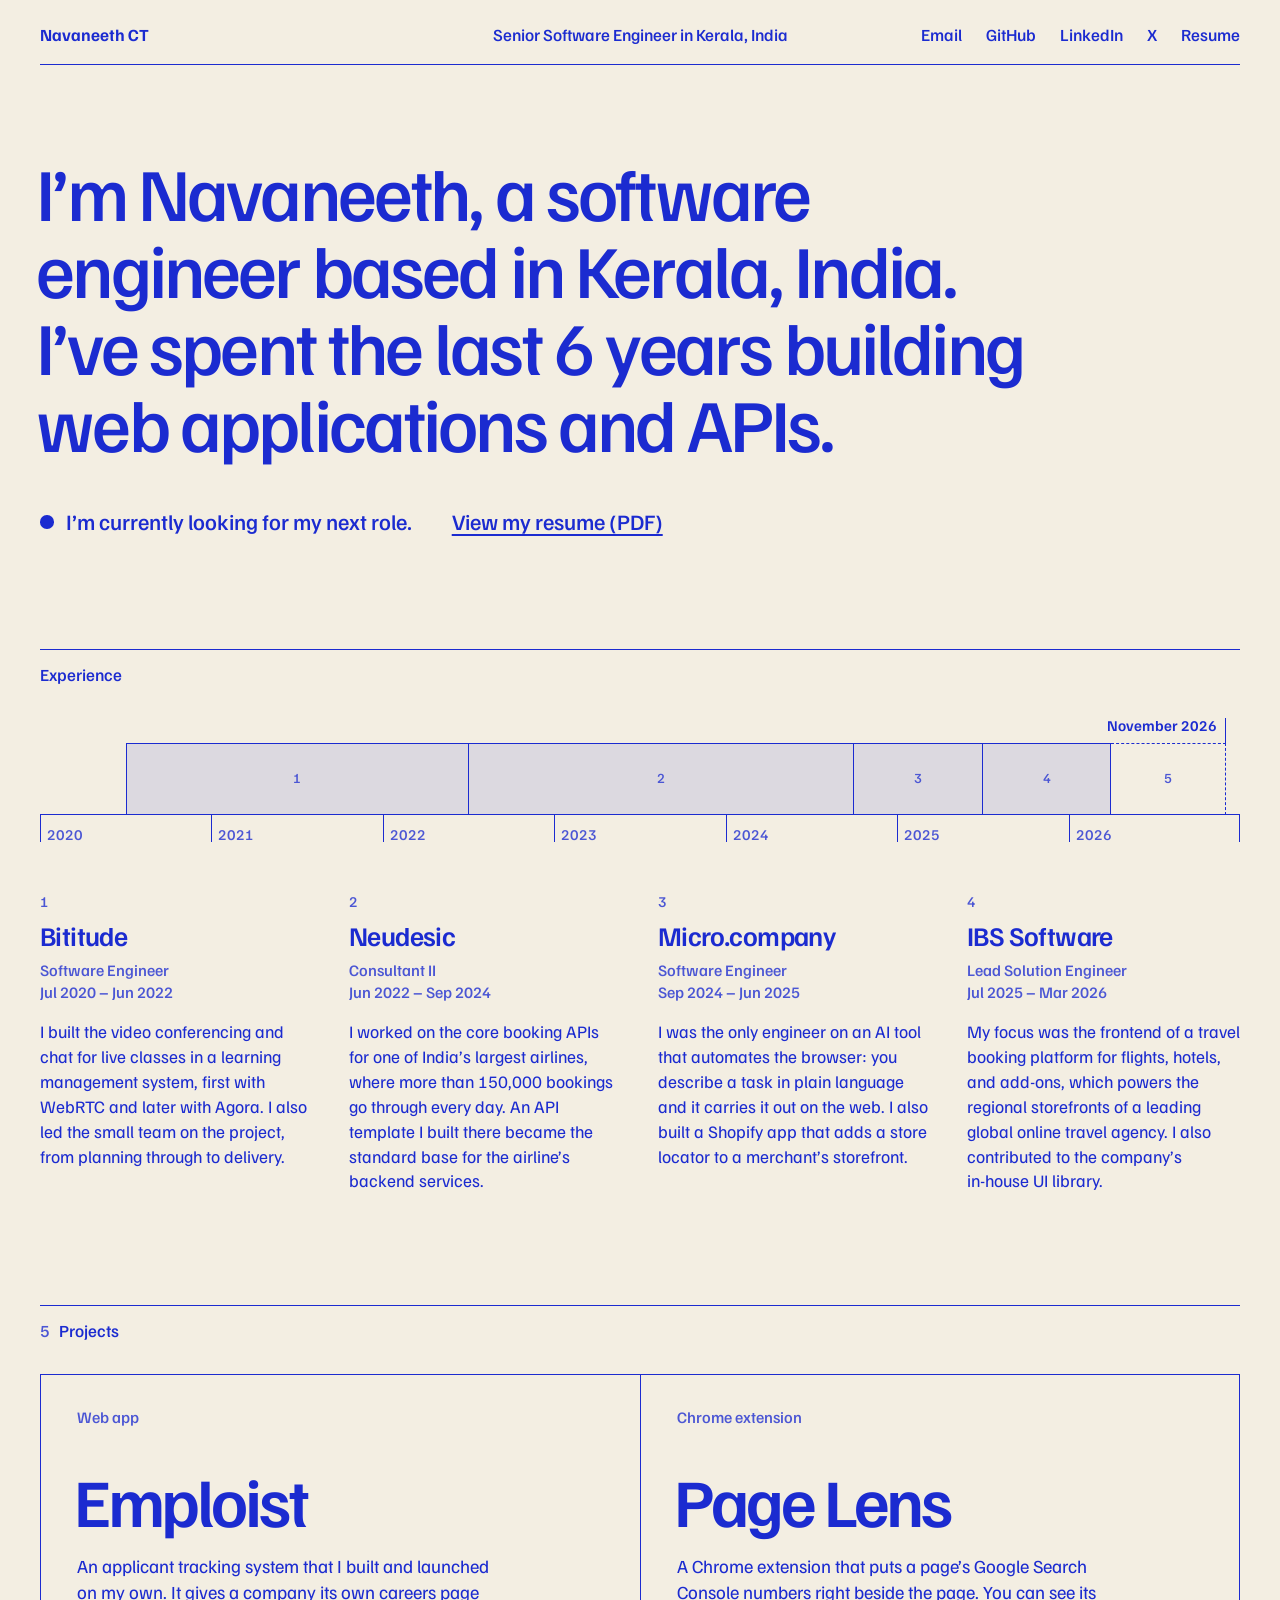
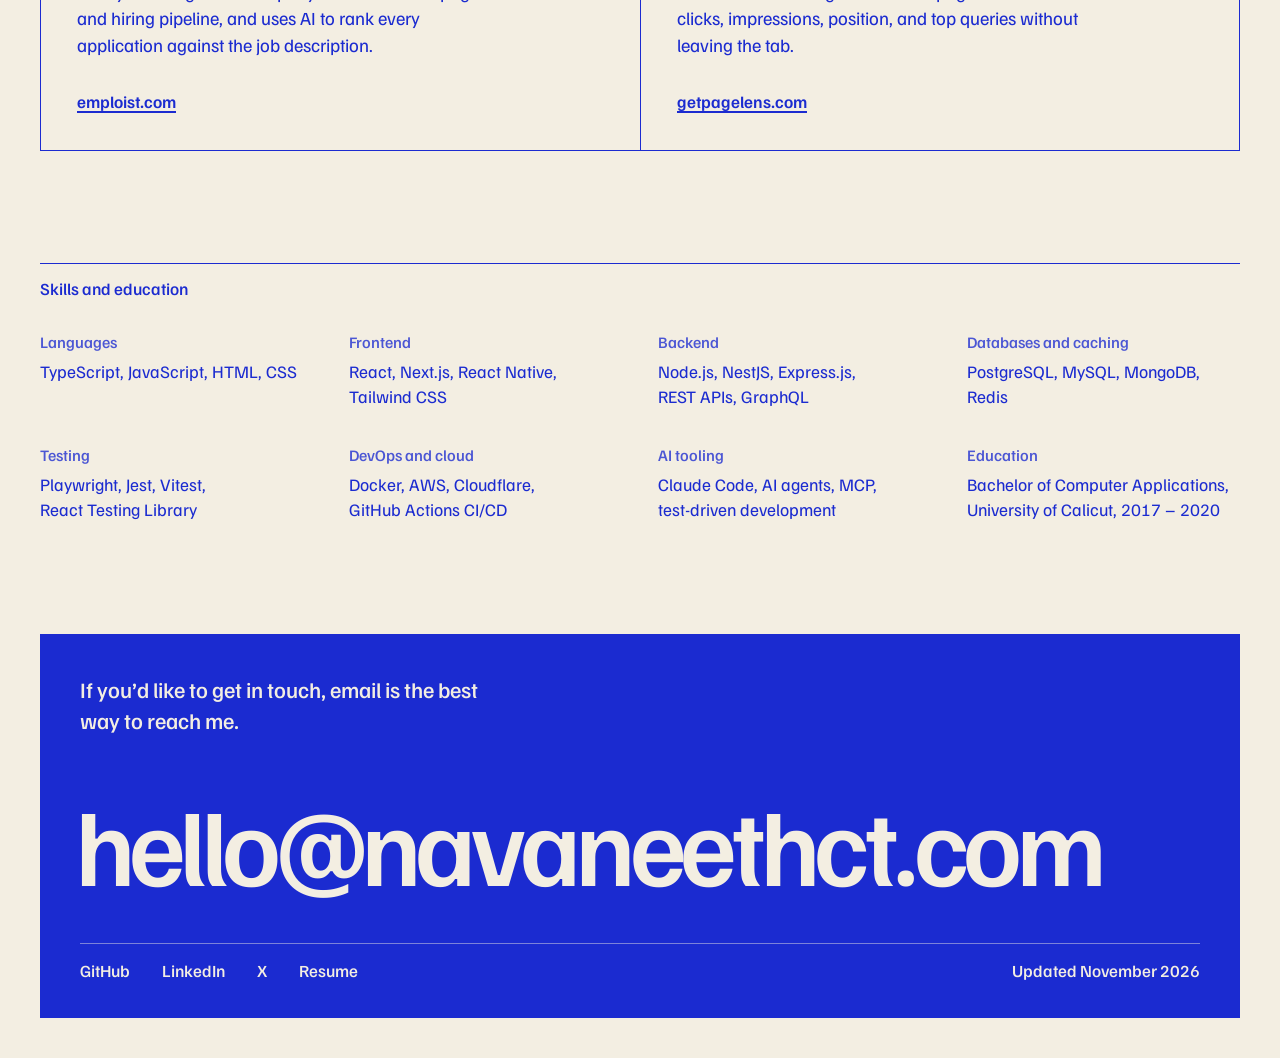
<file: index.html>
<!DOCTYPE html>
<html lang="en">
<head>
  <meta charset="UTF-8">
  <meta name="viewport" content="width=device-width, initial-scale=1.0">
  <title>Navaneeth CT · Senior Software Engineer in Kerala, India</title>
  <meta name="description" content="Navaneeth CT is a senior software engineer based in Kerala, India, with 6 years of experience building web applications and APIs.">
  <meta name="author" content="Navaneeth CT">
  <meta name="robots" content="index, follow, max-image-preview:large">
  <link rel="canonical" href="https://www.navaneethct.com/">
  <link rel="icon" type="image/svg+xml" href="/favicon.svg">
  <link rel="apple-touch-icon" href="/apple-touch-icon.png">

  <meta property="og:type" content="website">
  <meta property="og:site_name" content="Navaneeth CT">
  <meta property="og:url" content="https://www.navaneethct.com/">
  <meta property="og:title" content="Navaneeth CT">
  <meta property="og:description" content="Senior software engineer based in Kerala, India, with 6 years of experience building web applications and APIs.">
  <meta property="og:image" content="https://www.navaneethct.com/og-image.png">
  <meta property="og:image:width" content="1200">
  <meta property="og:image:height" content="630">
  <meta property="og:image:alt" content="Navaneeth CT, senior software engineer in Kerala, India, with a timeline of his experience from 2020 to 2026.">
  <meta name="twitter:card" content="summary_large_image">
  <meta name="twitter:site" content="@ctnavan">
  <meta name="twitter:creator" content="@ctnavan">
  <meta name="theme-color" content="#F3EEE2">

  <script type="application/ld+json">
  {
    "@context": "https://schema.org",
    "@graph": [
      {
        "@type": "WebSite",
        "@id": "https://www.navaneethct.com/#website",
        "url": "https://www.navaneethct.com/",
        "name": "Navaneeth CT",
        "alternateName": "navaneethct.com",
        "inLanguage": "en",
        "publisher": { "@id": "https://www.navaneethct.com/#person" }
      },
      {
        "@type": "ProfilePage",
        "@id": "https://www.navaneethct.com/#profilepage",
        "url": "https://www.navaneethct.com/",
        "name": "Navaneeth CT · Senior Software Engineer in Kerala, India",
        "inLanguage": "en",
        "isPartOf": { "@id": "https://www.navaneethct.com/#website" },
        "mainEntity": { "@id": "https://www.navaneethct.com/#person" }
      },
      {
        "@type": "Person",
        "@id": "https://www.navaneethct.com/#person",
        "name": "Navaneeth CT",
        "url": "https://www.navaneethct.com/",
        "jobTitle": "Senior Software Engineer",
        "description": "Senior software engineer in Kerala, India",
        "email": "mailto:hello@navaneethct.com",
        "address": {
          "@type": "PostalAddress",
          "addressRegion": "Kerala",
          "addressCountry": "IN"
        },
        "alumniOf": {
          "@type": "CollegeOrUniversity",
          "name": "University of Calicut"
        },
        "sameAs": [
          "https://github.com/navan-ct",
          "https://x.com/ctnavan",
          "https://www.linkedin.com/in/navaneeth-ct"
        ]
      }
    ]
  }
  </script>

  <link rel="preconnect" href="https://fonts.googleapis.com">
  <link rel="preconnect" href="https://fonts.gstatic.com" crossorigin>
  <link rel="stylesheet" href="https://fonts.googleapis.com/css2?family=Familjen+Grotesk:wght@400..700&display=swap">

  <style>
  /* ── One ink on paper ── */

  :root {
    color-scheme: light;

    --paper: #f3eee2;
    --ink:   #1b2bd0;
    --mid:   #4b56d4;
    --tint:  rgba(27, 43, 208, 0.1);
    --hair:  rgba(27, 43, 208, 0.3);

    --rule: 1.5px;
    --pad:  clamp(1.25rem, 4vw, 2.5rem);

    --font: "Familjen Grotesk", "Helvetica Neue", Helvetica, Arial, sans-serif;
    --ease: cubic-bezier(0.2, 0.7, 0.2, 1);
  }

  *, *::before, *::after { box-sizing: border-box; }

  html { -webkit-text-size-adjust: 100%; }

  body {
    margin: 0;
    background: var(--paper);
    color: var(--ink);
    font-family: var(--font);
    font-size: 1.125rem;
    line-height: 1.42;
    font-kerning: normal;
    -webkit-font-smoothing: antialiased;
    -moz-osx-font-smoothing: grayscale;
  }

  h1, h2, h3, p, ol { margin: 0; }

  a { color: inherit; text-decoration: none; }

  ::selection { background: var(--ink); color: var(--paper); }

  :focus-visible {
    outline: 2px solid currentColor;
    outline-offset: 3px;
  }

  /* Hyphenated words stay on one line. */
  .nb { white-space: nowrap; }

  .u {
    text-decoration: underline;
    text-decoration-thickness: var(--rule);
    text-underline-offset: 0.18em;
  }

  .wrap {
    max-width: 86rem;
    margin: 0 auto;
    padding: 0 var(--pad) var(--pad);
  }

  /* ── Top line ── */

  .top {
    display: grid;
    grid-template-columns: 1fr auto 1fr;
    align-items: baseline;
    column-gap: 1.5rem;
    padding: 1.5rem 0 1.125rem;
    border-bottom: var(--rule) solid var(--ink);
    font-size: 1.0625rem;
    font-weight: 500;
    line-height: 1.3;
  }

  .top-name { font-weight: 700; }

  .top nav {
    display: flex;
    justify-content: flex-end;
    gap: 1.5rem;
  }

  /* ── Statement ── */

  /* Large type carries more space on its left side than small type, so it is pulled back to the margin. */
  .say {
    max-width: 17.2em;
    margin-top: clamp(3rem, 8vw, 5.5rem);
    margin-left: -0.05em;
    font-size: clamp(2.375rem, 1rem + 4.6vw, 4.75rem);
    font-weight: 500;
    line-height: 1.03;
    letter-spacing: -0.038em;
    text-wrap: balance;
  }

  .now {
    display: flex;
    flex-wrap: wrap;
    gap: 0.75rem 2.5rem;
    margin-top: clamp(1.75rem, 4vw, 2.75rem);
    font-size: clamp(1.1875rem, 1rem + 0.6vw, 1.375rem);
    font-weight: 500;
  }

  .now-line {
    display: flex;
    gap: 0.55em;
  }

  /* The dot sits at the middle of the first line, also when the sentence wraps. */
  .now-mark {
    flex: none;
    width: 0.62em;
    height: 0.62em;
    margin-top: 0.44em;
    border-radius: 50%;
    background: var(--ink);
  }

  /* ── Section label ── */

  .label {
    margin-top: clamp(4.5rem, 9vw, 7rem);
    padding-top: 0.875rem;
    border-top: var(--rule) solid var(--ink);
    font-size: 1.0625rem;
    font-weight: 500;
    line-height: 1.3;
  }

  .label h2 {
    font-size: inherit;
    font-weight: inherit;
  }

  .num {
    font-weight: 500;
    font-variant-numeric: tabular-nums;
    color: var(--mid);
  }

  .label .num { margin-right: 0.5em; }

  /* ── Experience, drawn to scale: one column per month, Jan 2020 to Dec 2026 ── */

  .chart { margin-top: 2rem; }

  .today,
  .bars,
  .scale {
    display: grid;
    grid-template-columns: repeat(84, minmax(0, 1fr));
  }

  /* A flag at the end of the current month; its line meets the last bar. */
  .today span {
    grid-column: 1 / 84;
    justify-self: end;
    padding: 0 0.5rem 0.625rem 0;
    border-right: var(--rule) solid var(--ink);
    font-size: 0.9375rem;
    font-weight: 600;
    line-height: 1;
    white-space: nowrap;
  }

  .bars { height: clamp(3rem, 6vw, 4.5rem); }

  /* The bottom edge of every cell forms one unbroken axis. */
  .rest { border-bottom: var(--rule) solid var(--ink); }

  .bar {
    display: flex;
    align-items: center;
    gap: 0.5em;
    min-width: 0;
    padding: 0 0.5rem;
    overflow: hidden;
    border: var(--rule) solid var(--ink);
    background: var(--tint);
    font-size: 0.875rem;
    font-weight: 600;
    line-height: 1.2;
    white-space: nowrap;
  }

  .bar + .bar { border-left: 0; }

  .bar-own {
    border-top-style: dashed;
    border-right-style: dashed;
    background: none;
  }

  .scale {
    font-size: clamp(0.75rem, 0.62rem + 0.4vw, 0.9375rem);
    font-weight: 500;
    font-variant-numeric: tabular-nums;
    line-height: 1;
    color: var(--mid);
  }

  .scale span {
    grid-column: span 12;
    padding: 0.75rem 0 0 clamp(0.1875rem, 0.5vw, 0.375rem);
    border-left: var(--rule) solid var(--ink);
  }

  .scale span:last-child { border-right: var(--rule) solid var(--ink); }

  /* ── Jobs, numbered to match the bars ── */

  .jobs {
    display: grid;
    grid-template-columns: repeat(4, minmax(0, 1fr));
    gap: 2.75rem 2.25rem;
    margin-top: clamp(2.5rem, 5vw, 3.25rem);
    padding: 0;
    list-style: none;
  }

  .job .num {
    display: block;
    margin-bottom: 0.75rem;
    font-size: 0.9375rem;
    line-height: 1;
  }

  .job h3 {
    font-size: 1.6875rem;
    font-weight: 600;
    line-height: 1.1;
    letter-spacing: -0.022em;
  }

  .job-meta {
    margin-top: 0.5rem;
    font-size: 1rem;
    font-weight: 500;
    line-height: 1.4;
    color: var(--mid);
  }

  .job-meta span { display: block; }

  .job-body {
    margin-top: 1rem;
    font-size: 1.09375rem;
    text-wrap: pretty;
  }

  /* ── Projects ── */

  .made {
    display: grid;
    grid-template-columns: repeat(2, minmax(0, 1fr));
    margin-top: 2rem;
    border: var(--rule) solid var(--ink);
  }

  .thing {
    position: relative;
    display: flex;
    flex-direction: column;
    align-items: flex-start;
    min-height: 21rem;
    padding: clamp(1.25rem, 3vw, 2rem) clamp(1.25rem, 3vw, 2.25rem) clamp(1.5rem, 3vw, 2.25rem);
    transition: background-color 180ms ease, color 180ms ease;
  }

  .thing + .thing { border-left: var(--rule) solid var(--ink); }

  .thing-kind {
    font-size: 1rem;
    font-weight: 500;
    line-height: 1.3;
    color: var(--mid);
    transition: color 180ms ease;
  }

  .thing h3 {
    margin-top: clamp(1.75rem, 4vw, 2.5rem);
    margin-left: -0.05em;
    font-size: clamp(2.75rem, 1.6rem + 3.4vw, 4.25rem);
    font-weight: 600;
    line-height: 0.95;
    letter-spacing: -0.045em;
  }

  /* The name's link covers the whole frame, so each project is one target. */
  .thing h3 a::after {
    content: "";
    position: absolute;
    inset: 0;
  }

  .thing h3 a:focus-visible { outline: none; }

  .thing h3 a:focus-visible::after {
    outline: 2px solid var(--ink);
    outline-offset: 3px;
  }

  .thing-body {
    max-width: 27rem;
    margin: 1.25rem 0 2rem;
    font-size: 1.15625rem;
    text-wrap: pretty;
  }

  .thing-go {
    margin-top: auto;
    font-size: 1.0625rem;
    font-weight: 600;
  }

  /* ── Skills ── */

  .tools {
    display: grid;
    grid-template-columns: repeat(4, minmax(0, 1fr));
    gap: 2.25rem;
    margin-top: 2rem;
  }

  .tools h3 {
    margin-bottom: 0.4rem;
    font-size: 1rem;
    font-weight: 500;
    line-height: 1.3;
    color: var(--mid);
  }

  .tools p { font-size: 1.09375rem; }

  /* ── Contact ── */

  .bye {
    margin-top: clamp(4.5rem, 9vw, 7rem);
    padding: var(--pad);
    padding-bottom: clamp(1.25rem, 3.5vw, 2.25rem);
    background: var(--ink);
    color: var(--paper);
  }

  .bye ::selection { background: var(--paper); color: var(--ink); }

  .bye-lead {
    max-width: 26rem;
    font-size: clamp(1.1875rem, 1rem + 0.6vw, 1.375rem);
    font-weight: 500;
  }

  .mail-box {
    container-type: inline-size;
    margin-top: clamp(2rem, 6vw, 3.5rem);
  }

  /* The address is sized from the width of its box, so it never breaks or overflows. */
  .mail {
    display: inline-block;
    margin-left: -0.05em;
    font-size: clamp(1.25rem, 7vw, 6.75rem);
    font-weight: 600;
    line-height: 0.95;
    letter-spacing: -0.052em;
    white-space: nowrap;
  }

  @supports (font-size: 1cqi) {
    .mail { font-size: min(6.75rem, 10.2cqi); }
  }

  .bye nav {
    display: flex;
    flex-wrap: wrap;
    justify-content: space-between;
    gap: 0.75rem 2rem;
    margin-top: clamp(2rem, 5vw, 3rem);
    padding-top: 1rem;
    border-top: var(--rule) solid rgba(243, 238, 226, 0.45);
    font-size: 1.0625rem;
    font-weight: 500;
    line-height: 1.3;
  }

  .bye-links {
    display: flex;
    flex-wrap: wrap;
    gap: 0.5rem 2rem;
  }

  /* ── Hover, for devices that have it ── */

  @media (hover: hover) {
    .top nav a:hover,
    .bye nav a:hover {
      text-decoration: underline;
      text-decoration-thickness: var(--rule);
      text-underline-offset: 0.18em;
    }

    .now a:hover { text-decoration-thickness: 2.5px; }

    .mail:hover {
      text-decoration: underline;
      text-decoration-thickness: 0.05em;
      text-underline-offset: 0.1em;
    }

    .thing:hover {
      background: var(--ink);
      color: var(--paper);
    }

    .thing:hover .thing-kind { color: var(--paper); }
  }

  /* ── The bars are drawn from left to right when the page opens ── */

  @media (prefers-reduced-motion: no-preference) {
    @keyframes draw {
      from { clip-path: inset(0 100% 0 0); }
      to   { clip-path: inset(0 0 0 0); }
    }

    @keyframes appear {
      from { opacity: 0; }
    }

    .bars  { animation: draw 1100ms var(--ease) 150ms both; }
    .today { animation: appear 400ms ease 1100ms both; }
  }

  /* ── Narrower pages ── */

  /* Below this width the names no longer fit in the short bars, so every bar shows its number only. */
  @media (max-width: 82rem) {
    .bar {
      justify-content: center;
      padding: 0;
    }

    .bar-name { display: none; }
  }

  @media (max-width: 64rem) {
    .top { grid-template-columns: 1fr auto; row-gap: 0.125rem; }
    .top-role { grid-area: 2 / 1; color: var(--mid); }
    .top nav { grid-area: 1 / 2 / 3 / 3; align-self: center; }

    .jobs,
    .tools { grid-template-columns: repeat(2, minmax(0, 1fr)); }
  }

  @media (max-width: 44rem) {
    body { font-size: 1.0625rem; }

    .top { grid-template-columns: minmax(0, 1fr); padding-top: 1.25rem; }

    .top nav {
      grid-area: 3 / 1;
      justify-content: space-between;
      gap: 0.75rem;
      margin-top: 0.875rem;
      padding-top: 0.875rem;
      border-top: var(--rule) solid var(--hair);
    }

    .say { line-height: 1.06; letter-spacing: -0.034em; }

    .made { grid-template-columns: minmax(0, 1fr); }

    .thing { min-height: 0; }

    .thing + .thing {
      border-left: 0;
      border-top: var(--rule) solid var(--ink);
    }

    .bye-links {
      flex-wrap: nowrap;
      justify-content: space-between;
      gap: 0.75rem;
      width: 100%;
    }
  }

  @media (max-width: 34rem) {
    .jobs { grid-template-columns: minmax(0, 1fr); row-gap: 0; }

    .job { padding: 1.5rem 0 1.625rem; border-top: var(--rule) solid var(--hair); }
    .job:first-child { padding-top: 0; border-top: 0; }
    .job:last-child { padding-bottom: 0; }

    .tools { grid-template-columns: minmax(0, 1fr); gap: 1.375rem; }
  }
  </style>
</head>
<body>
<div class="wrap">

  <header class="top">
    <span class="top-name">Navaneeth CT</span>
    <span class="top-role">Senior Software Engineer in Kerala, India</span>
    <nav aria-label="Contact links">
      <a href="mailto:hello@navaneethct.com">Email</a>
      <a href="https://github.com/navan-ct" target="_blank" rel="noopener noreferrer">GitHub</a>
      <a href="https://www.linkedin.com/in/navaneeth-ct" target="_blank" rel="noopener noreferrer">LinkedIn</a>
      <a href="https://x.com/ctnavan" target="_blank" rel="noopener noreferrer">X</a>
      <a href="https://navan-ct.github.io/resume/Navaneeth-CT-Resume.pdf" target="_blank" rel="noopener noreferrer">Resume</a>
    </nav>
  </header>

  <main>

    <h1 class="say">I&rsquo;m Navaneeth, a software engineer based in Kerala, India. I&rsquo;ve spent the last 6 years building web applications and APIs.</h1>

    <p class="now">
      <span class="now-line"><i class="now-mark" aria-hidden="true"></i>I&rsquo;m currently looking for my next role.</span>
      <a class="u" href="https://navan-ct.github.io/resume/Navaneeth-CT-Resume.pdf" target="_blank" rel="noopener noreferrer">View my resume (PDF)</a>
    </p>

    <section aria-labelledby="experience-label">
      <div class="label"><h2 id="experience-label">Experience</h2></div>

      <div class="chart" role="img" aria-label="A timeline from 2020 to 2026. Bititude, July 2020 to June 2022. Neudesic, June 2022 to September 2024. Micro.company, September 2024 to June 2025. IBS Software, July 2025 to March 2026. Projects, April 2026 to now.">
        <div class="today"><span>November 2026</span></div>

        <div class="bars">
          <div class="rest" style="grid-column: 1 / 7"></div>
          <div class="bar" style="grid-column: 7 / 31"><span class="num">1</span><span class="bar-name">Bititude</span></div>
          <div class="bar" style="grid-column: 31 / 58"><span class="num">2</span><span class="bar-name">Neudesic</span></div>
          <div class="bar" style="grid-column: 58 / 67"><span class="num">3</span><span class="bar-name">Micro.company</span></div>
          <div class="bar" style="grid-column: 67 / 76"><span class="num">4</span><span class="bar-name">IBS Software</span></div>
          <div class="bar bar-own" style="grid-column: 76 / 84"><span class="num">5</span><span class="bar-name">Projects</span></div>
          <div class="rest" style="grid-column: 84 / 85"></div>
        </div>

        <div class="scale">
          <span>2020</span><span>2021</span><span>2022</span><span>2023</span><span>2024</span><span>2025</span><span>2026</span>
        </div>
      </div>

      <ol class="jobs">
        <li class="job">
          <span class="num" aria-hidden="true">1</span>
          <h3>Bititude</h3>
          <p class="job-meta"><span>Software Engineer</span><span>Jul 2020 &ndash; Jun 2022</span></p>
          <p class="job-body">I built the video conferencing and chat for live classes in a learning management system, first with WebRTC and later with Agora. I also led the small team on the project, from planning through to delivery.</p>
        </li>
        <li class="job">
          <span class="num" aria-hidden="true">2</span>
          <h3>Neudesic</h3>
          <p class="job-meta"><span>Consultant II</span><span>Jun 2022 &ndash; Sep 2024</span></p>
          <p class="job-body">I worked on the core booking APIs for one of India&rsquo;s largest airlines, where more than 150,000 bookings go through every day. An API template I built there became the standard base for the airline&rsquo;s backend services.</p>
        </li>
        <li class="job">
          <span class="num" aria-hidden="true">3</span>
          <h3>Micro.company</h3>
          <p class="job-meta"><span>Software Engineer</span><span>Sep 2024 &ndash; Jun 2025</span></p>
          <p class="job-body">I was the only engineer on an AI tool that automates the browser: you describe a task in plain language and it carries it out on the web. I also built a Shopify app that adds a store locator to a merchant&rsquo;s storefront.</p>
        </li>
        <li class="job">
          <span class="num" aria-hidden="true">4</span>
          <h3>IBS Software</h3>
          <p class="job-meta"><span>Lead Solution Engineer</span><span>Jul 2025 &ndash; Mar 2026</span></p>
          <p class="job-body">My focus was the frontend of a travel booking platform for flights, hotels, and add-ons, which powers the regional storefronts of a leading global online travel agency. I also contributed to the company&rsquo;s <span class="nb">in-house</span> UI library.</p>
        </li>
      </ol>
    </section>

    <section aria-labelledby="projects-label">
      <div class="label"><h2 id="projects-label"><span class="num" aria-hidden="true">5</span>Projects</h2></div>

      <div class="made">
        <article class="thing">
          <p class="thing-kind">Web app</p>
          <h3><a href="https://www.emploist.com/" target="_blank" rel="noopener noreferrer">Emploist</a></h3>
          <p class="thing-body">An applicant tracking system that I built and launched on my own. It gives a company its own careers page and hiring pipeline, and uses AI to rank every application against the job description.</p>
          <p class="thing-go u" aria-hidden="true">emploist.com</p>
        </article>
        <article class="thing">
          <p class="thing-kind">Chrome extension</p>
          <h3><a href="https://getpagelens.com" target="_blank" rel="noopener noreferrer">Page Lens</a></h3>
          <p class="thing-body">A Chrome extension that puts a page&rsquo;s Google Search Console numbers right beside the page. You can see its clicks, impressions, position, and top queries without leaving the tab.</p>
          <p class="thing-go u" aria-hidden="true">getpagelens.com</p>
        </article>
      </div>
    </section>

    <section aria-labelledby="skills-label">
      <div class="label"><h2 id="skills-label">Skills and education</h2></div>

      <div class="tools">
        <div><h3>Languages</h3><p>TypeScript, JavaScript, HTML, CSS</p></div>
        <div><h3>Frontend</h3><p>React, Next.js, React&nbsp;Native, Tailwind&nbsp;CSS</p></div>
        <div><h3>Backend</h3><p>Node.js, NestJS, Express.js, REST&nbsp;APIs, GraphQL</p></div>
        <div><h3>Databases and caching</h3><p>PostgreSQL, MySQL, MongoDB, Redis</p></div>
        <div><h3>Testing</h3><p>Playwright, Jest, Vitest, React&nbsp;Testing&nbsp;Library</p></div>
        <div><h3>DevOps and cloud</h3><p>Docker, AWS, Cloudflare, GitHub&nbsp;Actions&nbsp;CI/CD</p></div>
        <div><h3>AI tooling</h3><p>Claude&nbsp;Code, AI&nbsp;agents, MCP, <span class="nb">test-driven development</span></p></div>
        <div><h3>Education</h3><p>Bachelor of Computer Applications, University&nbsp;of&nbsp;Calicut, 2017&nbsp;&ndash;&nbsp;2020</p></div>
      </div>
    </section>

  </main>

  <footer class="bye">
    <p class="bye-lead">If you&rsquo;d like to get in touch, email is the best way to reach me.</p>
    <div class="mail-box">
      <a class="mail" href="mailto:hello@navaneethct.com">hello@navaneethct.com</a>
    </div>
    <nav aria-label="Elsewhere">
      <div class="bye-links">
        <a href="https://github.com/navan-ct" target="_blank" rel="noopener noreferrer">GitHub</a>
        <a href="https://www.linkedin.com/in/navaneeth-ct" target="_blank" rel="noopener noreferrer">LinkedIn</a>
        <a href="https://x.com/ctnavan" target="_blank" rel="noopener noreferrer">X</a>
        <a href="https://navan-ct.github.io/resume/Navaneeth-CT-Resume.pdf" target="_blank" rel="noopener noreferrer">Resume</a>
      </div>
      <span>Updated November 2026</span>
    </nav>
  </footer>

</div>
</body>
</html>
</file>
